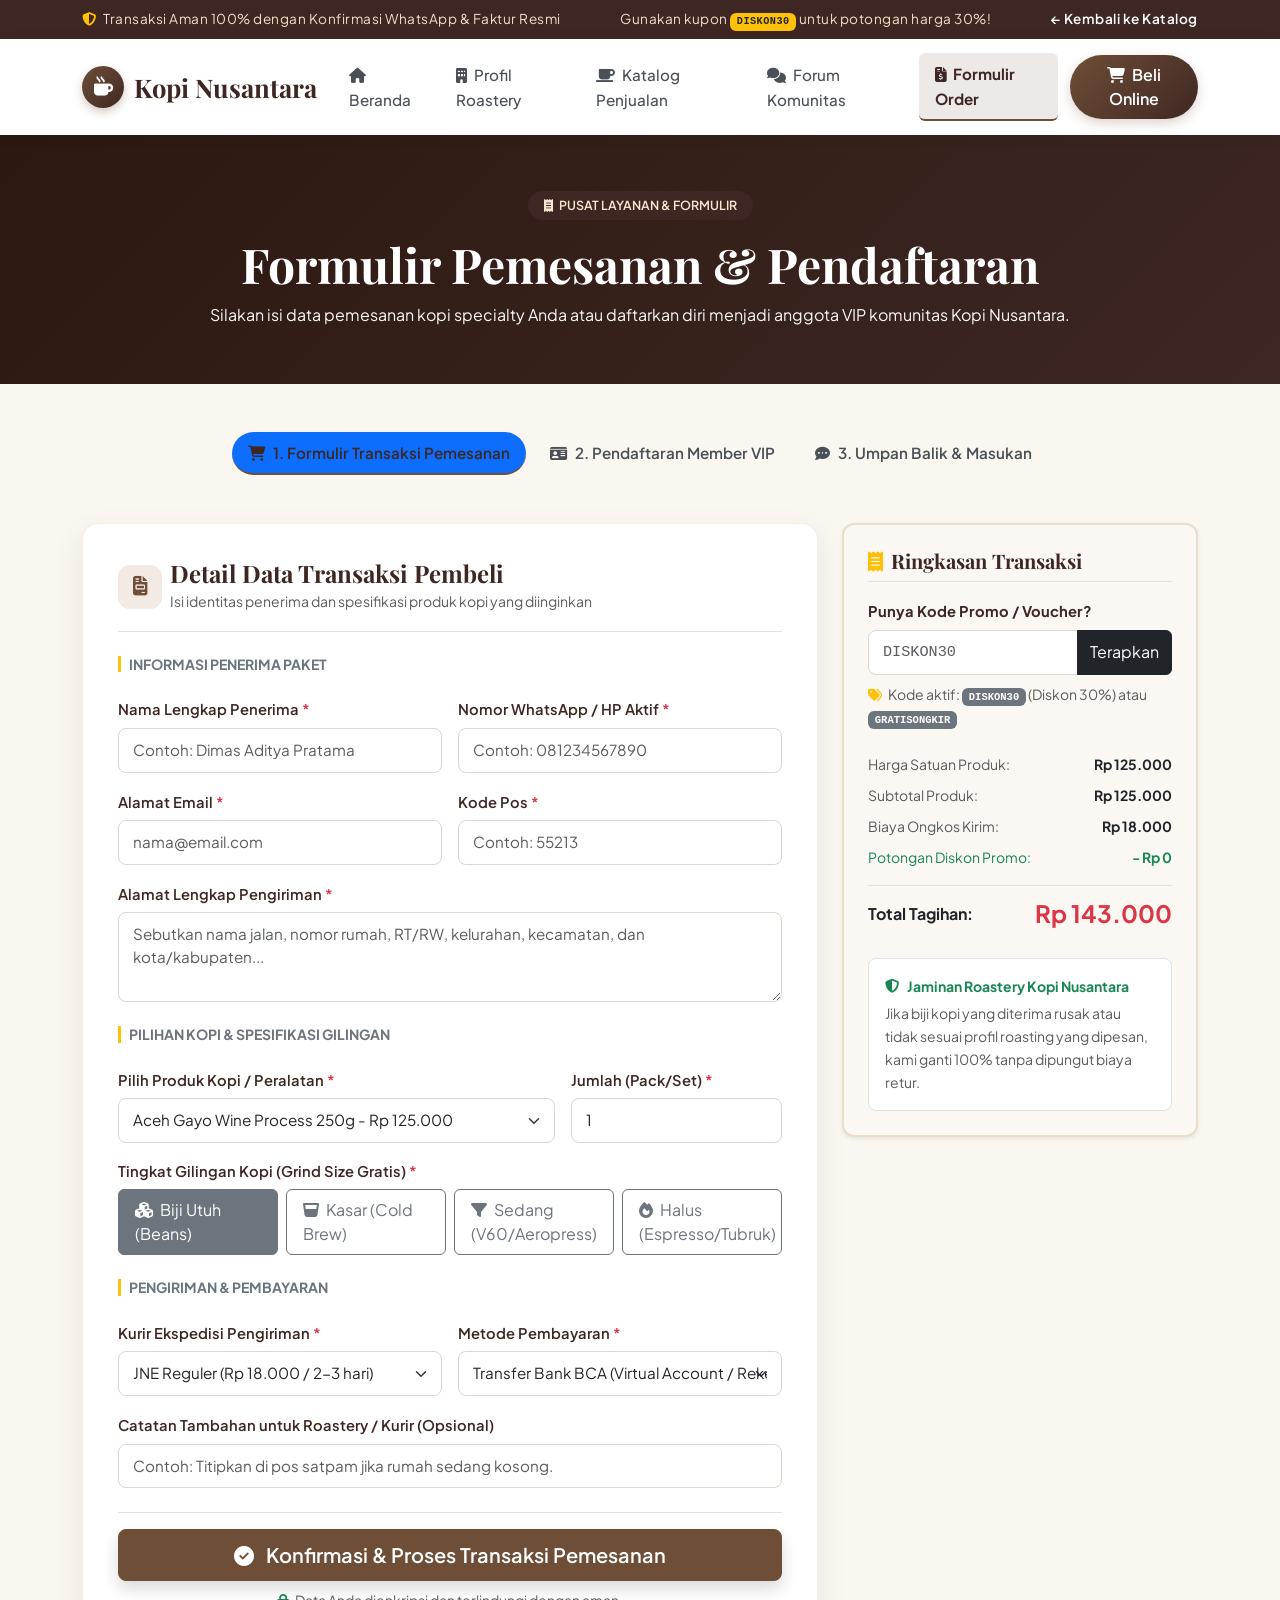
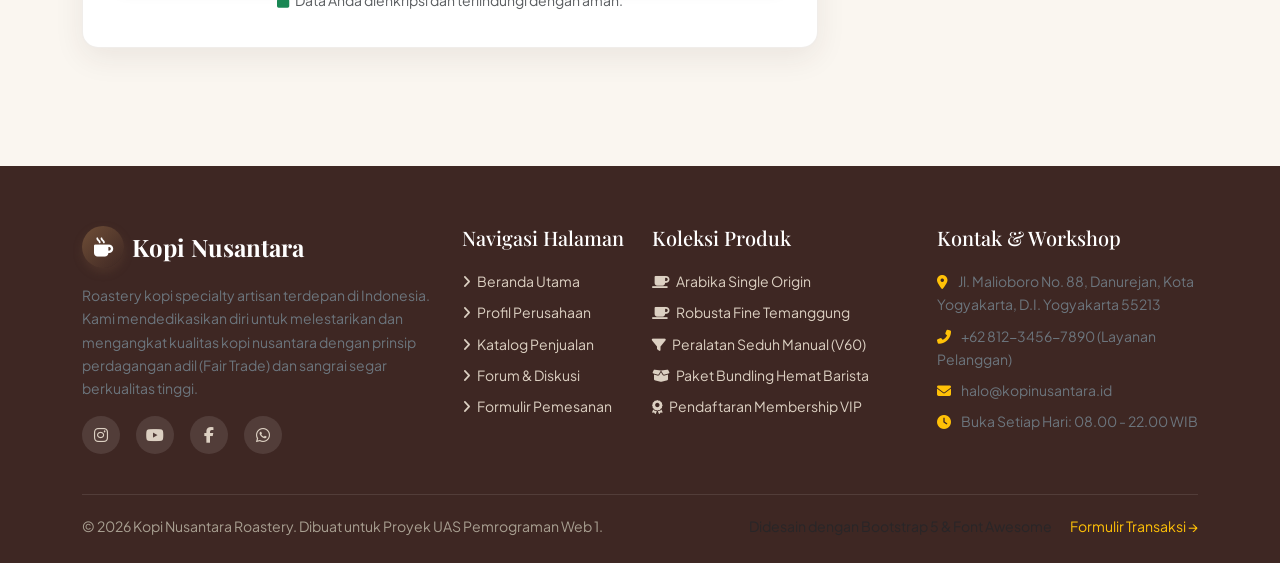
<file: transaksi.html>
<!DOCTYPE html>
<html lang="id">
<head>
  <meta charset="UTF-8">
  <meta name="viewport" content="width=device-width, initial-scale=1.0">
  <title>Formulir Transaksi & Pendaftaran Member | Kopi Nusantara</title>
  <!-- Google Fonts -->
  <link rel="preconnect" href="https://fonts.googleapis.com">
  <link rel="preconnect" href="https://fonts.gstatic.com" crossorigin>
  <link href="https://fonts.googleapis.com/css2?family=Playfair+Display:ital,wght@0,600;0,700;0,900;1,600&family=Plus+Jakarta+Sans:wght@400;500;600;700&display=swap" rel="stylesheet">
  <!-- Bootstrap 5.3 CSS -->
  <link href="https://cdn.jsdelivr.net/npm/bootstrap@5.3.3/dist/css/bootstrap.min.css" rel="stylesheet">
  <!-- Font Awesome 6 Icons -->
  <link rel="stylesheet" href="https://cdnjs.cloudflare.com/ajax/libs/font-awesome/6.5.2/css/all.min.css">
  <!-- Custom CSS -->
  <link rel="stylesheet" href="assets/css/style.css">
</head>
<body>

  <!-- Top Announcement Bar -->
  <div class="top-bar-promo text-center">
    <div class="container d-flex justify-content-between align-items-center flex-wrap">
      <div class="d-none d-md-block">
        <i class="fas fa-shield-alt text-warning me-1"></i> Transaksi Aman 100% dengan Konfirmasi WhatsApp & Faktur Resmi
      </div>
      <div class="mx-auto mx-md-0">
        Gunakan kupon <span class="badge bg-warning text-dark font-monospace">DISKON30</span> untuk potongan harga 30%!
      </div>
      <div class="d-none d-lg-block">
        <a href="produk.html" class="text-white text-decoration-none">&larr; Kembali ke Katalog</a>
      </div>
    </div>
  </div>

  <!-- Responsive Navigation -->
  <nav class="navbar navbar-expand-lg sticky-top custom-navbar">
    <div class="container">
      <a class="navbar-brand" href="index.html">
        <span class="brand-icon-wrapper">
          <i class="fas fa-mug-hot"></i>
        </span>
        <span>Kopi Nusantara</span>
      </a>

      <button class="navbar-toggler border-0 shadow-none" type="button" data-bs-toggle="collapse" data-bs-target="#mainNavbar" aria-controls="mainNavbar" aria-expanded="false" aria-label="Toggle navigation">
        <i class="fas fa-bars fa-lg text-dark"></i>
      </button>

      <div class="collapse navbar-collapse" id="mainNavbar">
        <ul class="navbar-nav ms-auto mb-2 mb-lg-0 align-items-lg-center gap-1">
          <li class="nav-item">
            <a class="nav-link" href="index.html">
              <i class="fas fa-home me-1"></i> Beranda
            </a>
          </li>
          <li class="nav-item">
            <a class="nav-link" href="profil.html">
              <i class="fas fa-building me-1"></i> Profil Roastery
            </a>
          </li>
          <li class="nav-item">
            <a class="nav-link" href="produk.html">
              <i class="fas fa-coffee me-1"></i> Katalog Penjualan
            </a>
          </li>
          <li class="nav-item">
            <a class="nav-link" href="forum.html">
              <i class="fas fa-comments me-1"></i> Forum Komunitas
            </a>
          </li>
          <li class="nav-item">
            <a class="nav-link active" aria-current="page" href="transaksi.html">
              <i class="fas fa-file-invoice-dollar me-1"></i> Formulir Order
            </a>
          </li>
          <li class="nav-item ms-lg-2 mt-2 mt-lg-0">
            <a class="btn btn-nav-order" href="transaksi.html">
              <i class="fas fa-shopping-cart me-1"></i> Beli Online
            </a>
          </li>
        </ul>
      </div>
    </div>
  </nav>

  <!-- Page Header -->
  <header class="py-5" style="background: linear-gradient(135deg, #2c1810, #3e2723); color: #fff;">
    <div class="container text-center py-2">
      <span class="badge badge-roast px-3 py-2 mb-3"><i class="fas fa-receipt me-1"></i> PUSAT LAYANAN & FORMULIR</span>
      <h1 class="display-5 font-heading text-white mb-2">Formulir Pemesanan & Pendaftaran</h1>
      <p class="text-light max-w-600 mx-auto mb-0">
        Silakan isi data pemesanan kopi specialty Anda atau daftarkan diri menjadi anggota VIP komunitas Kopi Nusantara.
      </p>
    </div>
  </header>

  <!-- Forms Section with Nav Tabs -->
  <section class="py-5">
    <div class="container">

      <!-- Navigation Tabs -->
      <ul class="nav nav-pills justify-content-center mb-5 gap-2" id="formTabs" role="tablist">
        <li class="nav-item" role="presentation">
          <button class="nav-link active rounded-pill px-4 py-2 fw-semibold" id="tab-order" data-bs-toggle="pill" data-bs-target="#content-order" type="button" role="tab" aria-controls="content-order" aria-selected="true">
            <i class="fas fa-shopping-cart me-2"></i>1. Formulir Transaksi Pemesanan
          </button>
        </li>
        <li class="nav-item" role="presentation">
          <button class="nav-link rounded-pill px-4 py-2 fw-semibold" id="tab-member" data-bs-toggle="pill" data-bs-target="#content-member" type="button" role="tab" aria-controls="content-member" aria-selected="false">
            <i class="fas fa-id-card me-2"></i>2. Pendaftaran Member VIP
          </button>
        </li>
        <li class="nav-item" role="presentation">
          <button class="nav-link rounded-pill px-4 py-2 fw-semibold" id="tab-feedback" data-bs-toggle="pill" data-bs-target="#content-feedback" type="button" role="tab" aria-controls="content-feedback" aria-selected="false">
            <i class="fas fa-comment-dots me-2"></i>3. Umpan Balik & Masukan
          </button>
        </li>
      </ul>

      <!-- Tabs Content -->
      <div class="tab-content" id="formTabsContent">

        <!-- ===================================================================
             TAB 1: FORMULIR TRANSAKSI PEMESANAN PRODUK
             =================================================================== -->
        <div class="tab-pane fade show active" id="content-order" role="tabpanel" aria-labelledby="tab-order">
          <div class="row g-4">

            <!-- Left: Order Form -->
            <div class="col-lg-8">
              <div class="form-card">
                <div class="d-flex align-items-center gap-2 mb-4 border-bottom pb-3">
                  <div class="feature-icon mb-0" style="width: 44px; height: 44px; font-size: 1.2rem;">
                    <i class="fas fa-file-invoice"></i>
                  </div>
                  <div>
                    <h4 class="font-heading mb-0">Detail Data Transaksi Pembeli</h4>
                    <small class="text-muted">Isi identitas penerima dan spesifikasi produk kopi yang diinginkan</small>
                  </div>
                </div>

                <form id="formOrderTransaction" novalidate>

                  <!-- 1. Data Diri Penerima -->
                  <div class="row g-3 mb-4">
                    <div class="col-12">
                      <h6 class="text-uppercase fw-bold text-secondary small border-start border-3 border-warning ps-2">Informasi Penerima Paket</h6>
                    </div>
                    <div class="col-md-6">
                      <label for="orderBuyerName" class="form-label">Nama Lengkap Penerima <span class="text-danger">*</span></label>
                      <input type="text" class="form-control" id="orderBuyerName" placeholder="Contoh: Dimas Aditya Pratama" required>
                      <div class="invalid-feedback">Nama lengkap wajib diisi.</div>
                    </div>
                    <div class="col-md-6">
                      <label for="orderBuyerPhone" class="form-label">Nomor WhatsApp / HP Aktif <span class="text-danger">*</span></label>
                      <input type="tel" class="form-control" id="orderBuyerPhone" placeholder="Contoh: 081234567890" pattern="[0-9]{10,14}" required>
                      <div class="invalid-feedback">Nomor WhatsApp valid wajib diisi (10-14 digit angka).</div>
                    </div>
                    <div class="col-md-6">
                      <label for="orderBuyerEmail" class="form-label">Alamat Email <span class="text-danger">*</span></label>
                      <input type="email" class="form-control" id="orderBuyerEmail" placeholder="nama@email.com" required>
                      <div class="invalid-feedback">Format email tidak valid.</div>
                    </div>
                    <div class="col-md-6">
                      <label for="orderPostalCode" class="form-label">Kode Pos <span class="text-danger">*</span></label>
                      <input type="text" class="form-control" id="orderPostalCode" placeholder="Contoh: 55213" pattern="[0-9]{5}" required>
                      <div class="invalid-feedback">Kode pos 5 digit angka wajib diisi.</div>
                    </div>
                    <div class="col-12">
                      <label for="orderBuyerAddress" class="form-label">Alamat Lengkap Pengiriman <span class="text-danger">*</span></label>
                      <textarea class="form-control" id="orderBuyerAddress" rows="3" placeholder="Sebutkan nama jalan, nomor rumah, RT/RW, kelurahan, kecamatan, dan kota/kabupaten..." required></textarea>
                      <div class="invalid-feedback">Alamat lengkap pengiriman wajib diisi.</div>
                    </div>
                  </div>

                  <!-- 2. Pemilihan Produk & Varian -->
                  <div class="row g-3 mb-4">
                    <div class="col-12">
                      <h6 class="text-uppercase fw-bold text-secondary small border-start border-3 border-warning ps-2">Pilihan Kopi & Spesifikasi Gilingan</h6>
                    </div>
                    <div class="col-md-8">
                      <label for="orderProduct" class="form-label">Pilih Produk Kopi / Peralatan <span class="text-danger">*</span></label>
                      <select class="form-select" id="orderProduct" required>
                        <option value="gayo-wine" selected>Aceh Gayo Wine Process 250g - Rp 125.000</option>
                        <option value="toraja-sapan">Toraja Sapan Specialty 250g - Rp 115.000</option>
                        <option value="flores-bajawa">Flores Bajawa Honey 250g - Rp 105.000</option>
                        <option value="kintamani-honey">Bali Kintamani Natural 250g - Rp 110.000</option>
                        <option value="temanggung-robusta">Temanggung Robusta Fine 250g - Rp 75.000</option>
                        <option value="v60-dripper-set">V60 Dripper & Server 02 Set - Rp 185.000</option>
                        <option value="manual-hand-grinder">Manual Grinder Precision 38mm - Rp 260.000</option>
                        <option value="bundling-barista">Paket Bundling Barista Starter Pack - Rp 340.000</option>
                      </select>
                    </div>
                    <div class="col-md-4">
                      <label for="orderQuantity" class="form-label">Jumlah (Pack/Set) <span class="text-danger">*</span></label>
                      <input type="number" class="form-control" id="orderQuantity" min="1" max="50" value="1" required>
                    </div>

                    <!-- Pilihan Gilingan -->
                    <div class="col-12">
                      <label class="form-label d-block">Tingkat Gilingan Kopi (Grind Size Gratis) <span class="text-danger">*</span></label>
                      <div class="row g-2">
                        <div class="col-sm-6 col-md-3">
                          <input type="radio" class="btn-check" name="grindOption" id="grindWhole" value="Biji Utuh" checked>
                          <label class="btn btn-outline-secondary w-100 text-start py-2 px-3 small" for="grindWhole">
                            <i class="fas fa-cubes me-1"></i> Biji Utuh (Beans)
                          </label>
                        </div>
                        <div class="col-sm-6 col-md-3">
                          <input type="radio" class="btn-check" name="grindOption" id="grindCoarse" value="Giling Kasar">
                          <label class="btn btn-outline-secondary w-100 text-start py-2 px-3 small" for="grindCoarse">
                            <i class="fas fa-glass-whiskey me-1"></i> Kasar (Cold Brew)
                          </label>
                        </div>
                        <div class="col-sm-6 col-md-3">
                          <input type="radio" class="btn-check" name="grindOption" id="grindMedium" value="Giling Sedang">
                          <label class="btn btn-outline-secondary w-100 text-start py-2 px-3 small" for="grindMedium">
                            <i class="fas fa-filter me-1"></i> Sedang (V60/Aeropress)
                          </label>
                        </div>
                        <div class="col-sm-6 col-md-3">
                          <input type="radio" class="btn-check" name="grindOption" id="grindFine" value="Giling Halus">
                          <label class="btn btn-outline-secondary w-100 text-start py-2 px-3 small" for="grindFine">
                            <i class="fas fa-fire me-1"></i> Halus (Espresso/Tubruk)
                          </label>
                        </div>
                      </div>
                    </div>
                  </div>

                  <!-- 3. Ekspedisi & Pembayaran -->
                  <div class="row g-3 mb-4">
                    <div class="col-12">
                      <h6 class="text-uppercase fw-bold text-secondary small border-start border-3 border-warning ps-2">Pengiriman & Pembayaran</h6>
                    </div>
                    <div class="col-md-6">
                      <label for="orderShipping" class="form-label">Kurir Ekspedisi Pengiriman <span class="text-danger">*</span></label>
                      <select class="form-select" id="orderShipping" required>
                        <option value="jne" selected>JNE Reguler (Rp 18.000 / 2-3 hari)</option>
                        <option value="sicepat">SiCepat Regular (Rp 16.000 / 2-3 hari)</option>
                        <option value="jnt">J&T Express (Rp 17.000 / 2-3 hari)</option>
                        <option value="gosend">GoSend Instant Jogja (Rp 25.000 / Hari Ini)</option>
                        <option value="ambil-sendiri">Ambil di Roastery Malioboro (Gratis Rp 0)</option>
                      </select>
                    </div>
                    <div class="col-md-6">
                      <label for="orderPayment" class="form-label">Metode Pembayaran <span class="text-danger">*</span></label>
                      <select class="form-select" id="orderPayment" required>
                        <option value="bca" selected>Transfer Bank BCA (Virtual Account / Rekening)</option>
                        <option value="mandiri">Transfer Bank Mandiri</option>
                        <option value="bni">Transfer Bank BNI</option>
                        <option value="qris">QRIS (GoPay, OVO, ShopeePay, Dana, LinkAja)</option>
                        <option value="cod">COD (Bayar Tunai di Tempat ke Kurir)</option>
                      </select>
                    </div>
                    <div class="col-12">
                      <label for="orderNotes" class="form-label">Catatan Tambahan untuk Roastery / Kurir (Opsional)</label>
                      <input type="text" class="form-control" id="orderNotes" placeholder="Contoh: Titipkan di pos satpam jika rumah sedang kosong.">
                    </div>
                  </div>

                  <!-- Submit Button -->
                  <div class="pt-3 border-top">
                    <button type="submit" class="btn btn-coffee-primary btn-lg w-100 shadow">
                      <i class="fas fa-check-circle me-2"></i> Konfirmasi & Proses Transaksi Pemesanan
                    </button>
                    <p class="text-center text-muted small mt-2 mb-0">
                      <i class="fas fa-lock text-success me-1"></i> Data Anda dienkripsi dan terlindungi dengan aman.
                    </p>
                  </div>

                </form>
              </div>
            </div>

            <!-- Right: Order Summary & Promo Code (Sticky Column) -->
            <div class="col-lg-4">
              <div class="order-summary-box shadow-sm sticky-top" style="top: 100px;">
                <h5 class="font-heading mb-3 border-bottom pb-2">
                  <i class="fas fa-receipt text-warning me-2"></i>Ringkasan Transaksi
                </h5>

                <!-- Promo Voucher Input -->
                <div class="mb-4">
                  <label for="promoCode" class="form-label small fw-bold">Punya Kode Promo / Voucher?</label>
                  <div class="input-group">
                    <input type="text" class="form-control text-uppercase font-monospace" id="promoCode" placeholder="DISKON30">
                    <button class="btn btn-dark" type="button" id="btnApplyPromo">Terapkan</button>
                  </div>
                  <div id="promoFeedback" class="d-none"></div>
                  <div class="mt-2 text-muted small">
                    <i class="fas fa-tags text-warning me-1"></i> Kode aktif: <span class="badge bg-secondary font-monospace">DISKON30</span> (Diskon 30%) atau <span class="badge bg-secondary font-monospace">GRATISONGKIR</span>
                  </div>
                </div>

                <!-- Price Breakdown List -->
                <ul class="list-unstyled mb-4 d-flex flex-column gap-2 small">
                  <li class="d-flex justify-content-between">
                    <span class="text-muted">Harga Satuan Produk:</span>
                    <strong id="summaryItemPrice">Rp 125.000</strong>
                  </li>
                  <li class="d-flex justify-content-between">
                    <span class="text-muted">Subtotal Produk:</span>
                    <strong id="summarySubtotal">Rp 125.000</strong>
                  </li>
                  <li class="d-flex justify-content-between">
                    <span class="text-muted">Biaya Ongkos Kirim:</span>
                    <strong id="summaryShipping">Rp 18.000</strong>
                  </li>
                  <li class="d-flex justify-content-between text-success">
                    <span>Potongan Diskon Promo:</span>
                    <strong id="summaryDiscount">- Rp 0</strong>
                  </li>
                  <li class="border-top pt-2 mt-2 d-flex justify-content-between align-items-center">
                    <span class="fs-6 fw-bold text-dark">Total Tagihan:</span>
                    <span class="fs-4 fw-bold text-danger" id="summaryTotal">Rp 143.000</span>
                  </li>
                </ul>

                <!-- Guarantee Box -->
                <div class="p-3 bg-white rounded-3 border small">
                  <div class="d-flex align-items-center gap-2 mb-1 text-success fw-bold">
                    <i class="fas fa-shield-alt"></i> Jaminan Roastery Kopi Nusantara
                  </div>
                  <p class="text-muted mb-0">
                    Jika biji kopi yang diterima rusak atau tidak sesuai profil roasting yang dipesan, kami ganti 100% tanpa dipungut biaya retur.
                  </p>
                </div>
              </div>
            </div>

          </div>
        </div>

        <!-- ===================================================================
             TAB 2: PENDAFTARAN MEMBERSHIP VIP KOMUNITAS
             =================================================================== -->
        <div class="tab-pane fade" id="content-member" role="tabpanel" aria-labelledby="tab-member">
          <div class="row justify-content-center">
            <div class="col-lg-8">
              <div class="form-card">
                <div class="text-center mb-4">
                  <div class="feature-icon mx-auto mb-2" style="width: 55px; height: 55px; font-size: 1.5rem;">
                    <i class="fas fa-id-card"></i>
                  </div>
                  <h3 class="font-heading mb-1">Registrasi Member VIP Komunitas</h3>
                  <p class="text-muted small">
                    Dapatkan akses eksklusif ke sesi cupping gratis setiap bulan, diskon member tetap 10% di roastery, dan undangan workshop barista.
                  </p>
                </div>

                <form id="formMemberRegistration" novalidate>
                  <div class="row g-3">
                    <div class="col-md-6">
                      <label for="memberName" class="form-label">Nama Lengkap <span class="text-danger">*</span></label>
                      <input type="text" class="form-control" id="memberName" placeholder="Nama Anda" required>
                      <div class="invalid-feedback">Nama wajib diisi.</div>
                    </div>
                    <div class="col-md-6">
                      <label for="memberPhone" class="form-label">Nomor WhatsApp Aktif <span class="text-danger">*</span></label>
                      <input type="tel" class="form-control" id="memberPhone" placeholder="08xxxxxxxxxx" required>
                      <div class="invalid-feedback">Nomor WhatsApp wajib diisi.</div>
                    </div>
                    <div class="col-md-6">
                      <label for="memberEmail" class="form-label">Email Aktif <span class="text-danger">*</span></label>
                      <input type="email" class="form-control" id="memberEmail" placeholder="nama@email.com" required>
                      <div class="invalid-feedback">Email valid wajib diisi.</div>
                    </div>
                    <div class="col-md-6">
                      <label for="memberCity" class="form-label">Kota Domisili <span class="text-danger">*</span></label>
                      <input type="text" class="form-control" id="memberCity" placeholder="Contoh: Yogyakarta / Jakarta" required>
                      <div class="invalid-feedback">Kota domisili wajib diisi.</div>
                    </div>

                    <div class="col-12">
                      <label class="form-label d-block">Metode Seduh yang Paling Sering Digunakan</label>
                      <div class="row g-2">
                        <div class="col-6 col-md-3">
                          <div class="form-check">
                            <input class="form-check-input" type="checkbox" id="brewV60" checked>
                            <label class="form-check-label small" for="brewV60">V60 / Pour Over</label>
                          </div>
                        </div>
                        <div class="col-6 col-md-3">
                          <div class="form-check">
                            <input class="form-check-input" type="checkbox" id="brewEspresso">
                            <label class="form-check-label small" for="brewEspresso">Mesin Espresso</label>
                          </div>
                        </div>
                        <div class="col-6 col-md-3">
                          <div class="form-check">
                            <input class="form-check-input" type="checkbox" id="brewAeropress">
                            <label class="form-check-label small" for="brewAeropress">Aeropress</label>
                          </div>
                        </div>
                        <div class="col-6 col-md-3">
                          <div class="form-check">
                            <input class="form-check-input" type="checkbox" id="brewFrenchPress">
                            <label class="form-check-label small" for="brewFrenchPress">Tubruk / French Press</label>
                          </div>
                        </div>
                      </div>
                    </div>

                    <div class="col-12">
                      <label for="memberMotivation" class="form-label">Tujuan Bergabung Komunitas</label>
                      <textarea class="form-control" id="memberMotivation" rows="3" placeholder="Contoh: Ingin memperdalam kalibrasi rasa dan mengikuti sesi cupping mingguan..."></textarea>
                    </div>

                    <div class="col-12">
                      <div class="form-check">
                        <input class="form-check-input" type="checkbox" id="agreeCommunityRules" required>
                        <label class="form-check-label small" for="agreeCommunityRules">
                          Saya bersedia menaati etika komunitas dan siap saling berbagi informasi positif tentang kopi nusantara. <span class="text-danger">*</span>
                        </label>
                        <div class="invalid-feedback">Anda harus menyetujui aturan komunitas.</div>
                      </div>
                    </div>

                    <div class="col-12 pt-3">
                      <button type="submit" class="btn btn-warning btn-lg w-100 fw-bold text-dark shadow">
                        <i class="fas fa-user-plus me-1"></i> Daftar Sebagai Member VIP Komunitas (Gratis)
                      </button>
                    </div>
                  </div>
                </form>
              </div>
            </div>
          </div>
        </div>

        <!-- ===================================================================
             TAB 3: FORMULIR UMPAN BALIK & MASUKAN
             =================================================================== -->
        <div class="tab-pane fade" id="content-feedback" role="tabpanel" aria-labelledby="tab-feedback">
          <div class="row justify-content-center">
            <div class="col-lg-7">
              <div class="form-card">
                <div class="text-center mb-4">
                  <div class="feature-icon mx-auto mb-2" style="width: 55px; height: 55px; font-size: 1.5rem;">
                    <i class="fas fa-heart"></i>
                  </div>
                  <h3 class="font-heading mb-1">Formulir Umpan Balik Pelanggan</h3>
                  <p class="text-muted small">
                    Masukan dan saran Anda adalah bahan bakar kami untuk terus meningkatkan mutu sangrai dan layanan roastery.
                  </p>
                </div>

                <form id="formFeedback">
                  <div class="mb-3">
                    <label for="fbName" class="form-label">Nama Anda</label>
                    <input type="text" class="form-control" id="fbName" placeholder="Contoh: Rian" required>
                  </div>
                  <div class="mb-3">
                    <label for="fbProduct" class="form-label">Produk Kopi yang Pernah Dicoba</label>
                    <select class="form-select" id="fbProduct">
                      <option>Aceh Gayo Wine Process</option>
                      <option>Toraja Sapan Specialty</option>
                      <option>Flores Bajawa Honey</option>
                      <option>Bali Kintamani Natural</option>
                      <option>Temanggung Robusta Fine</option>
                      <option>Lainnya / Pelayanan Kafe</option>
                    </select>
                  </div>
                  <div class="mb-3">
                    <label class="form-label d-block">Tingkat Kepuasan Rasa & Layanan</label>
                    <div class="d-flex gap-3">
                      <div class="form-check">
                        <input class="form-check-input" type="radio" name="ratingSatisfied" id="rate5" checked>
                        <label class="form-check-label text-warning fw-bold" for="rate5"><i class="fas fa-star"></i> 5 (Sangat Puas)</label>
                      </div>
                      <div class="form-check">
                        <input class="form-check-input" type="radio" name="ratingSatisfied" id="rate4">
                        <label class="form-check-label text-warning fw-bold" for="rate4"><i class="fas fa-star"></i> 4 (Puas)</label>
                      </div>
                      <div class="form-check">
                        <input class="form-check-input" type="radio" name="ratingSatisfied" id="rate3">
                        <label class="form-check-label text-secondary fw-bold" for="rate3"><i class="fas fa-star"></i> 3 (Cukup)</label>
                      </div>
                    </div>
                  </div>
                  <div class="mb-4">
                    <label for="fbMessage" class="form-label">Ulasan, Kritik & Saran Konstruktif</label>
                    <textarea class="form-control" id="fbMessage" rows="4" placeholder="Ceritakan pengalaman mencicipi rasa kopi kami atau saran untuk kemasan dan pengiriman..." required></textarea>
                  </div>
                  <button type="submit" class="btn btn-coffee-primary w-100 py-2">
                    <i class="fas fa-paper-plane me-1"></i> Kirim Umpan Balik
                  </button>
                </form>
              </div>
            </div>
          </div>
        </div>

      </div>
    </div>
  </section>

  <!-- =========================================================================
       MODAL: BUKTI TRANSAKSI PEMESANAN (INVOICE POPUP)
       ========================================================================= -->
  <div class="modal fade" id="modalOrderSuccess" tabindex="-1" aria-labelledby="modalOrderSuccessLabel" aria-hidden="true">
    <div class="modal-dialog modal-dialog-centered modal-lg">
      <div class="modal-content rounded-4 border-0 shadow">
        <div class="modal-header bg-success text-white p-4">
          <div>
            <h5 class="modal-title font-heading text-white mb-0" id="modalOrderSuccessLabel">
              <i class="fas fa-check-circle me-2"></i>Transaksi Pemesanan Berhasil Dibuat!
            </h5>
            <small class="text-white-50">Silakan simpan invoice dan lakukan pembayaran sesuai petunjuk di bawah</small>
          </div>
          <button type="button" class="btn-close btn-close-white" data-bs-dismiss="modal" aria-label="Close"></button>
        </div>

        <div class="modal-body p-4">
          <!-- Invoice Box -->
          <div class="border rounded-3 p-4 bg-light mb-4">
            <div class="d-flex justify-content-between align-items-center mb-3 border-bottom pb-3">
              <div>
                <h5 class="font-heading mb-0 text-dark">Kopi Nusantara Roastery</h5>
                <small class="text-muted">Faktur Penjualan Online Resmi</small>
              </div>
              <div class="text-end">
                <span class="badge bg-primary font-monospace fs-6" id="modalInvoiceNo">INV/KN/2026/000000</span>
                <small class="d-block text-muted">Tanggal: Hari ini</small>
              </div>
            </div>

            <div class="row g-3 small">
              <div class="col-sm-6">
                <span class="text-muted d-block">Penerima Pesanan:</span>
                <strong id="modalCustomerName" class="fs-6 text-dark">-</strong>
                <div id="modalCustomerPhone" class="text-secondary">-</div>
                <div id="modalCustomerAddress" class="text-secondary mt-1">-</div>
              </div>
              <div class="col-sm-6 text-sm-end">
                <span class="text-muted d-block">Metode Pembayaran Dipilih:</span>
                <strong id="modalPaymentMethod" class="fs-6 text-primary">-</strong>
                <div class="mt-2 text-muted">Status Pembayaran: <span class="badge bg-warning text-dark">Menunggu Pembayaran</span></div>
              </div>
            </div>

            <hr class="my-3">

            <div class="d-flex justify-content-between align-items-center mb-2">
              <span class="text-muted">Item Pesanan:</span>
              <strong id="modalProductInfo" class="text-dark">-</strong>
            </div>

            <div class="d-flex justify-content-between align-items-center pt-2 border-top">
              <span class="fw-bold fs-6">Total Pembayaran:</span>
              <span class="fw-bold fs-4 text-danger" id="modalTotalAmount">Rp 0</span>
            </div>
          </div>

          <!-- Payment Instructions -->
          <div class="alert alert-info border-0 rounded-3 small mb-0">
            <h6 class="fw-bold mb-1"><i class="fas fa-info-circle me-1"></i> Instruksi Langkah Selanjutnya:</h6>
            <ol class="ps-3 mb-0">
              <li>Silakan transfer nominal total ke rekening <strong>BCA 123-456-7890</strong> a.n. <strong>PT Kopi Nusantara Mandiri</strong>.</li>
              <li>Kirimkan bukti transfer pembayaran ke WhatsApp admin roastery kami di <strong>+62 812-3456-7890</strong>.</li>
              <li>Pesanan Anda akan disangrai segar dan dikirimkan dengan nomor resi kurir dalam 1x24 jam.</li>
            </ol>
          </div>
        </div>

        <div class="modal-footer p-3 bg-light border-0">
          <button type="button" class="btn btn-outline-secondary" data-bs-dismiss="modal">Tutup</button>
          <button type="button" class="btn btn-primary" onclick="window.print()">
            <i class="fas fa-print me-1"></i> Cetak Bukti Invoice
          </button>
        </div>
      </div>
    </div>
  </div>

  <!-- =========================================================================
       MODAL: REGISTRASI MEMBER VIP BERHASIL
       ========================================================================= -->
  <div class="modal fade" id="modalMemberSuccess" tabindex="-1" aria-hidden="true">
    <div class="modal-dialog modal-dialog-centered">
      <div class="modal-content rounded-4 border-0 shadow text-center p-4">
        <div class="my-3">
          <div class="feature-icon mx-auto bg-warning-subtle text-dark" style="width: 70px; height: 70px; font-size: 2rem;">
            <i class="fas fa-award"></i>
          </div>
        </div>
        <h4 class="font-heading mb-2">Selamat Bergabung!</h4>
        <p class="text-secondary small mb-3">
          Hai <strong id="modalMemberSuccessName">Member</strong>, keanggotaan VIP Anda di Komunitas Kopi Nusantara telah aktif.
        </p>
        <div class="p-3 bg-light rounded-3 border mb-3">
          <small class="text-muted d-block">Nomor Kartu Member Virtual:</small>
          <span class="fs-4 fw-bold font-monospace text-primary" id="modalMemberId">KN-VIP-0000</span>
        </div>
        <p class="small text-muted mb-4">
          Tunjukkan nomor kartu ini saat berkunjung ke Roastery Malioboro untuk menikmati diskon 10% dan tiket cupping gratis.
        </p>
        <button type="button" class="btn btn-coffee-primary w-100" data-bs-dismiss="modal">
          Mulai Jelajahi Komunitas
        </button>
      </div>
    </div>
  </div>

  <!-- Footer -->
  <footer class="footer-coffee">
    <div class="container">
      <div class="row g-4">
        <div class="col-lg-4 col-md-6">
          <div class="d-flex align-items-center gap-2 mb-3">
            <span class="brand-icon-wrapper"><i class="fas fa-mug-hot"></i></span>
            <span class="fs-4 fw-bold font-heading text-white">Kopi Nusantara</span>
          </div>
          <p class="small text-secondary mb-3">
            Roastery kopi specialty artisan terdepan di Indonesia. Kami mendedikasikan diri untuk melestarikan dan mengangkat kualitas kopi nusantara dengan prinsip perdagangan adil (Fair Trade) dan sangrai segar berkualitas tinggi.
          </p>
          <div class="d-flex gap-2">
            <a href="javascript:void(0)" class="footer-social-btn"><i class="fab fa-instagram"></i></a>
            <a href="javascript:void(0)" class="footer-social-btn"><i class="fab fa-youtube"></i></a>
            <a href="javascript:void(0)" class="footer-social-btn"><i class="fab fa-facebook-f"></i></a>
            <a href="javascript:void(0)" class="footer-social-btn"><i class="fab fa-whatsapp"></i></a>
          </div>
        </div>
        <div class="col-lg-2 col-md-6">
          <h5 class="text-white">Navigasi Halaman</h5>
          <ul class="list-unstyled small d-flex flex-column gap-2">
            <li><a href="index.html"><i class="fas fa-angle-right me-1"></i> Beranda Utama</a></li>
            <li><a href="profil.html"><i class="fas fa-angle-right me-1"></i> Profil Perusahaan</a></li>
            <li><a href="produk.html"><i class="fas fa-angle-right me-1"></i> Katalog Penjualan</a></li>
            <li><a href="forum.html"><i class="fas fa-angle-right me-1"></i> Forum & Diskusi</a></li>
            <li><a href="transaksi.html"><i class="fas fa-angle-right me-1"></i> Formulir Pemesanan</a></li>
          </ul>
        </div>
        <div class="col-lg-3 col-md-6">
          <h5 class="text-white">Koleksi Produk</h5>
          <ul class="list-unstyled small d-flex flex-column gap-2">
            <li><a href="produk.html"><i class="fas fa-coffee me-1"></i> Arabika Single Origin</a></li>
            <li><a href="produk.html"><i class="fas fa-coffee me-1"></i> Robusta Fine Temanggung</a></li>
            <li><a href="produk.html"><i class="fas fa-filter me-1"></i> Peralatan Seduh Manual (V60)</a></li>
            <li><a href="produk.html"><i class="fas fa-box-open me-1"></i> Paket Bundling Hemat Barista</a></li>
            <li><a href="transaksi.html"><i class="fas fa-award me-1"></i> Pendaftaran Membership VIP</a></li>
          </ul>
        </div>
        <div class="col-lg-3 col-md-6">
          <h5 class="text-white">Kontak & Workshop</h5>
          <ul class="list-unstyled small text-secondary d-flex flex-column gap-2 mb-0">
            <li><i class="fas fa-map-marker-alt text-warning me-2"></i> Jl. Malioboro No. 88, Danurejan, Kota Yogyakarta, D.I. Yogyakarta 55213</li>
            <li><i class="fas fa-phone-alt text-warning me-2"></i> +62 812-3456-7890 (Layanan Pelanggan)</li>
            <li><i class="fas fa-envelope text-warning me-2"></i> halo@kopinusantara.id</li>
            <li><i class="fas fa-clock text-warning me-2"></i> Buka Setiap Hari: 08.00 - 22.00 WIB</li>
          </ul>
        </div>
      </div>
      <div class="footer-bottom d-flex flex-column flex-md-row justify-content-between align-items-center text-center text-md-start">
        <p class="mb-2 mb-md-0">&copy; 2026 Kopi Nusantara Roastery. Dibuat untuk Proyek UAS Pemrograman Web 1.</p>
        <div>
          <span class="text-muted me-3">Didesain dengan Bootstrap 5 & Font Awesome</span>
          <a href="transaksi.html" class="text-warning text-decoration-none">Formulir Transaksi &rarr;</a>
        </div>
      </div>
    </div>
  </footer>

  <script src="https://cdn.jsdelivr.net/npm/bootstrap@5.3.3/dist/js/bootstrap.bundle.min.js"></script>
  <script src="assets/js/script.js"></script>
</body>
</html>
</file>
<file: assets/css/style.css>
/* ==========================================================================
   Kopi Nusantara Roastery & Community - Main Stylesheet
   Tema: Penjualan Online, Web Profile, Pemasaran/Promosi, Forum/Komunitas
   ========================================================================== */

:root {
  --primary-color: #6f4e37;       /* Rich Coffee Brown */
  --primary-dark: #3e2723;        /* Deep Roast / Dark Espresso */
  --primary-light: #a67c52;       /* Warm Caramel */
  --secondary-color: #d4a373;     /* Golden Crema */
  --accent-color: #e76f51;        /* Roast Terracotta / Promo Orange */
  --bg-crema: #faf6f0;           /* Soft Crema Off-White */
  --bg-card: #ffffff;
  --text-dark: #212529;
  --text-muted: #6c757d;
  --border-color: #e9ecef;
  --font-heading: 'Playfair Display', Georgia, serif;
  --font-body: 'Plus Jakarta Sans', system-ui, -apple-system, sans-serif;
  --transition: all 0.3s ease;
  --box-shadow: 0 10px 30px rgba(62, 39, 35, 0.08);
  --box-shadow-hover: 0 16px 40px rgba(62, 39, 35, 0.16);
}

body {
  font-family: var(--font-body);
  background-color: var(--bg-crema);
  color: var(--text-dark);
  line-height: 1.65;
  overflow-x: hidden;
}

h1, h2, h3, .font-heading {
  font-family: var(--font-heading);
  color: var(--primary-dark);
  font-weight: 700;
}

/* ==========================================================================
   Top Promotional Announcement Bar
   ========================================================================== */
.top-bar-promo {
  background-color: var(--primary-dark);
  color: #f1dfc8;
  font-size: 0.85rem;
  padding: 8px 0;
  letter-spacing: 0.5px;
}
.top-bar-promo a {
  color: #ffdda1;
  text-decoration: underline;
  font-weight: 600;
}
.top-bar-promo a:hover {
  color: #ffffff;
}

/* ==========================================================================
   Navbar Styling
   ========================================================================== */
.custom-navbar {
  background: #ffffff;
  box-shadow: 0 2px 15px rgba(0, 0, 0, 0.06);
  padding: 14px 0;
  transition: var(--transition);
}

.navbar-brand {
  font-family: var(--font-heading);
  font-size: 1.6rem;
  font-weight: 700;
  color: var(--primary-dark) !important;
  display: flex;
  align-items: center;
  gap: 10px;
}

.brand-icon-wrapper {
  width: 42px;
  height: 42px;
  background: linear-gradient(135deg, var(--primary-color), var(--primary-dark));
  color: #fff;
  border-radius: 50%;
  display: inline-flex;
  align-items: center;
  justify-content: center;
  font-size: 1.2rem;
  box-shadow: 0 4px 10px rgba(111, 78, 55, 0.3);
}

.nav-link {
  font-weight: 500;
  font-size: 0.95rem;
  color: #495057 !important;
  padding: 8px 16px !important;
  border-radius: 6px;
  transition: var(--transition);
}

.nav-link:hover {
  color: var(--primary-color) !important;
  background-color: rgba(111, 78, 55, 0.07);
}

.nav-link.active {
  color: var(--primary-dark) !important;
  font-weight: 700;
  background-color: rgba(111, 78, 55, 0.12);
  border-bottom: 2px solid var(--primary-color);
}

.btn-nav-order {
  background: linear-gradient(135deg, var(--primary-color), var(--primary-dark));
  color: #ffffff !important;
  font-weight: 600;
  padding: 8px 20px;
  border-radius: 50px;
  box-shadow: 0 4px 12px rgba(111, 78, 55, 0.25);
  transition: var(--transition);
  border: none;
}

.btn-nav-order:hover {
  transform: translateY(-2px);
  box-shadow: 0 6px 16px rgba(111, 78, 55, 0.35);
  background: linear-gradient(135deg, var(--primary-dark), #261611);
}

/* ==========================================================================
   Carousel Customization
   ========================================================================== */
.hero-carousel .carousel-item {
  height: 520px;
  background-color: #1a120b;
}

.hero-carousel .carousel-item img {
  height: 100%;
  object-fit: cover;
  filter: brightness(0.65);
}

.hero-carousel .carousel-caption {
  bottom: 20%;
  text-align: left;
  max-width: 680px;
  background: rgba(44, 24, 16, 0.65);
  backdrop-filter: blur(8px);
  padding: 30px;
  border-radius: 12px;
  border-left: 5px solid var(--secondary-color);
}

.hero-carousel .carousel-caption h2 {
  color: #ffffff;
  font-size: 2.4rem;
  margin-bottom: 15px;
}

.hero-carousel .carousel-caption p {
  font-size: 1.1rem;
  color: #f3e9dc;
  margin-bottom: 20px;
}

.carousel-indicators [data-bs-target] {
  width: 14px;
  height: 14px;
  border-radius: 50%;
  margin: 0 6px;
  background-color: var(--secondary-color);
}

/* ==========================================================================
   Buttons & Badges
   ========================================================================== */
.btn-coffee-primary {
  background-color: var(--primary-color);
  color: #ffffff;
  font-weight: 600;
  padding: 10px 24px;
  border-radius: 8px;
  border: 1px solid var(--primary-color);
  transition: var(--transition);
}

.btn-coffee-primary:hover {
  background-color: var(--primary-dark);
  color: #ffffff;
  border-color: var(--primary-dark);
  transform: translateY(-2px);
}

.btn-coffee-outline {
  background-color: transparent;
  color: var(--primary-dark);
  border: 2px solid var(--primary-color);
  font-weight: 600;
  padding: 10px 24px;
  border-radius: 8px;
  transition: var(--transition);
}

.btn-coffee-outline:hover {
  background-color: var(--primary-color);
  color: #ffffff;
  transform: translateY(-2px);
}

.badge-roast {
  background-color: var(--primary-dark);
  color: #f7e6d0;
  font-weight: 600;
  padding: 6px 12px;
  border-radius: 20px;
  font-size: 0.78rem;
}

.badge-promo {
  background-color: var(--accent-color);
  color: #ffffff;
  font-weight: 700;
  padding: 6px 12px;
  border-radius: 20px;
  font-size: 0.78rem;
}

/* ==========================================================================
   Cards Component Customization
   ========================================================================== */
.coffee-card {
  background: var(--bg-card);
  border: none;
  border-radius: 14px;
  overflow: hidden;
  box-shadow: var(--box-shadow);
  transition: var(--transition);
  display: flex;
  flex-direction: column;
  height: 100%;
}

.coffee-card:hover {
  transform: translateY(-6px);
  box-shadow: var(--box-shadow-hover);
}

.coffee-card .card-img-wrapper {
  position: relative;
  overflow: hidden;
  height: 220px;
}

.coffee-card .card-img-wrapper img {
  width: 100%;
  height: 100%;
  object-fit: cover;
  transition: transform 0.5s ease;
}

.coffee-card:hover .card-img-wrapper img {
  transform: scale(1.08);
}

.card-badge-floating {
  position: absolute;
  top: 14px;
  left: 14px;
  z-index: 2;
}

.coffee-card .card-body {
  padding: 22px;
  flex: 1;
  display: flex;
  flex-direction: column;
}

.coffee-card .card-title {
  font-size: 1.25rem;
  font-weight: 700;
  margin-bottom: 8px;
}

.coffee-notes {
  background: #fbf8f5;
  border: 1px dashed var(--secondary-color);
  border-radius: 6px;
  padding: 6px 10px;
  font-size: 0.85rem;
  color: var(--primary-dark);
  margin-bottom: 12px;
}

.coffee-price {
  font-size: 1.25rem;
  font-weight: 800;
  color: var(--primary-color);
}

.coffee-price-old {
  font-size: 0.9rem;
  text-decoration: line-through;
  color: var(--text-muted);
  margin-left: 8px;
}

/* ==========================================================================
   Feature / Value Proposition Box
   ========================================================================== */
.feature-box {
  background: #ffffff;
  padding: 30px 24px;
  border-radius: 12px;
  box-shadow: var(--box-shadow);
  border-top: 4px solid var(--primary-color);
  height: 100%;
  transition: var(--transition);
}

.feature-box:hover {
  transform: translateY(-5px);
  box-shadow: var(--box-shadow-hover);
  border-top-color: var(--accent-color);
}

.feature-icon {
  width: 60px;
  height: 60px;
  background-color: #f3ebe3;
  color: var(--primary-color);
  border-radius: 12px;
  display: inline-flex;
  align-items: center;
  justify-content: center;
  font-size: 1.75rem;
  margin-bottom: 18px;
}

/* ==========================================================================
   Forum / Komunitas Components
   ========================================================================== */
.forum-card {
  background: #ffffff;
  border-radius: 12px;
  box-shadow: var(--box-shadow);
  border: 1px solid rgba(0, 0, 0, 0.05);
  padding: 22px;
  margin-bottom: 20px;
  transition: var(--transition);
}

.forum-card:hover {
  box-shadow: var(--box-shadow-hover);
  border-color: var(--secondary-color);
}

.author-avatar {
  width: 48px;
  height: 48px;
  border-radius: 50%;
  object-fit: cover;
  border: 2px solid var(--secondary-color);
}

.tag-badge {
  background-color: #f1ede7;
  color: var(--primary-dark);
  font-size: 0.8rem;
  font-weight: 600;
  padding: 4px 10px;
  border-radius: 6px;
  display: inline-block;
  margin-right: 6px;
}

.like-btn {
  cursor: pointer;
  transition: var(--transition);
  border: 1px solid #ced4da;
  background: #fff;
  border-radius: 20px;
  padding: 4px 12px;
  font-size: 0.85rem;
}

.like-btn:hover, .like-btn.liked {
  background-color: #ffe8e8;
  border-color: #ff8585;
  color: #dc3545;
}

/* ==========================================================================
   Forms & Order Invoice
   ========================================================================== */
.form-card {
  background: #ffffff;
  border-radius: 16px;
  box-shadow: var(--box-shadow);
  padding: 35px;
  border: 1px solid rgba(111, 78, 55, 0.1);
}

.form-label {
  font-weight: 600;
  font-size: 0.92rem;
  color: var(--primary-dark);
  margin-bottom: 6px;
}

.form-control, .form-select {
  border: 1.5px solid #dcd7ce;
  border-radius: 8px;
  padding: 10px 14px;
  font-size: 0.95rem;
  transition: var(--transition);
}

.form-control:focus, .form-select:focus {
  border-color: var(--primary-color);
  box-shadow: 0 0 0 4px rgba(111, 78, 55, 0.15);
}

.order-summary-box {
  background: #fbf8f4;
  border: 2px solid #ecdcc8;
  border-radius: 12px;
  padding: 24px;
}

/* ==========================================================================
   Footer Styling
   ========================================================================== */
.footer-coffee {
  background-color: var(--primary-dark);
  color: #dcd0c2;
  padding-top: 60px;
  padding-bottom: 25px;
  margin-top: 70px;
}

.footer-coffee h4, .footer-coffee h5 {
  color: #ffffff;
  font-family: var(--font-heading);
  margin-bottom: 20px;
}

.footer-coffee a {
  color: #dcd0c2;
  text-decoration: none;
  transition: var(--transition);
}

.footer-coffee a:hover {
  color: var(--secondary-color);
  padding-left: 4px;
}

.footer-social-btn {
  width: 38px;
  height: 38px;
  background-color: rgba(255, 255, 255, 0.1);
  color: #ffffff;
  display: inline-flex;
  align-items: center;
  justify-content: center;
  border-radius: 50%;
  margin-right: 8px;
  transition: var(--transition);
}

.footer-social-btn:hover {
  background-color: var(--secondary-color);
  color: var(--primary-dark);
  transform: translateY(-3px);
}

.footer-bottom {
  border-top: 1px solid rgba(255, 255, 255, 0.1);
  padding-top: 20px;
  margin-top: 40px;
  font-size: 0.88rem;
  color: #a89f91;
}

/* ==========================================================================
   Responsive Utilities
   ========================================================================== */
@media (max-width: 991.98px) {
  .hero-carousel .carousel-item {
    height: 440px;
  }
  .hero-carousel .carousel-caption {
    bottom: 10%;
    padding: 20px;
  }
  .hero-carousel .carousel-caption h2 {
    font-size: 1.8rem;
  }
  .hero-carousel .carousel-caption p {
    font-size: 0.95rem;
  }
  .nav-link.active {
    border-bottom: none;
    border-left: 3px solid var(--primary-color);
  }
}

@media (max-width: 575.98px) {
  .hero-carousel .carousel-item {
    height: 360px;
  }
  .hero-carousel .carousel-caption h2 {
    font-size: 1.4rem;
  }
  .hero-carousel .carousel-caption p {
    display: none;
  }
  .form-card {
    padding: 20px;
  }
}
</file>
